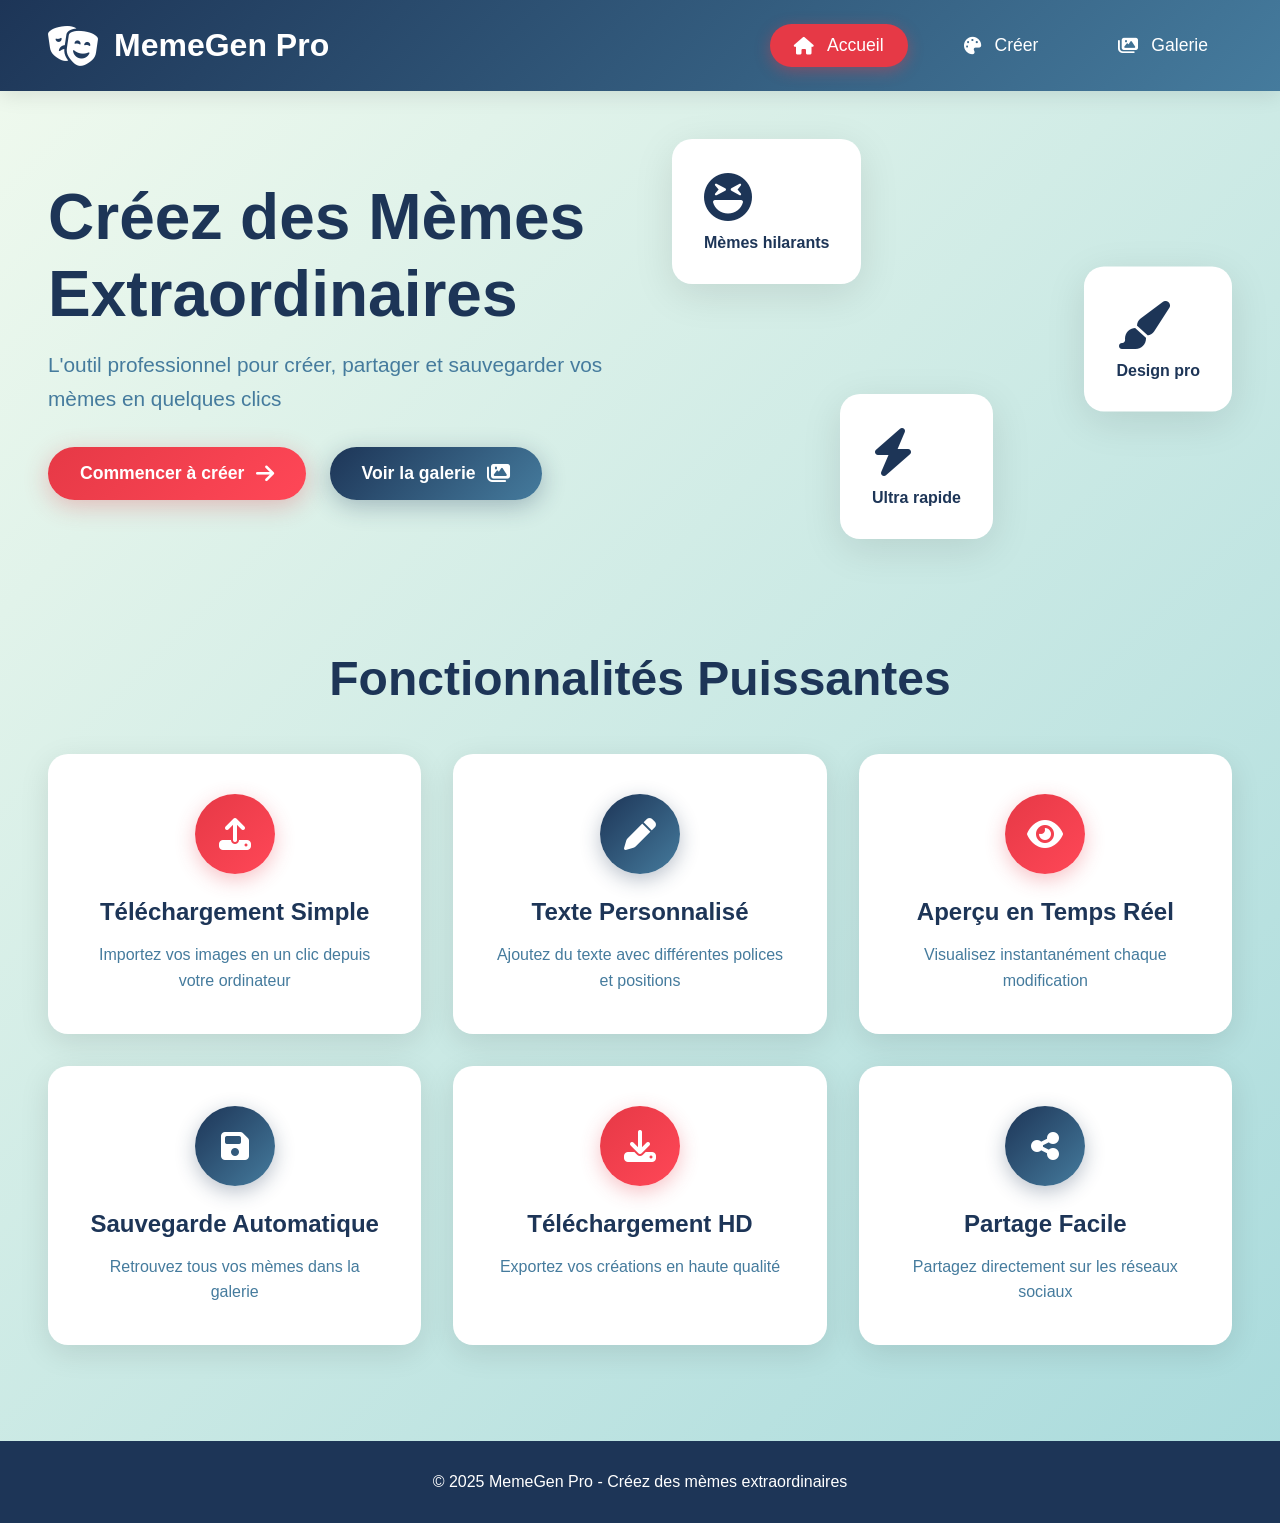
<file: index.html>
<!DOCTYPE html>
<html lang="fr">
<head>
    <meta charset="UTF-8">
    <meta name="viewport" content="width=device-width, initial-scale=1.0">
    <title>Générateur de Mèmes Pro</title>
    <link rel="stylesheet" href="https://cdnjs.cloudflare.com/ajax/libs/font-awesome/6.4.0/css/all.min.css">
    <link rel="stylesheet" href="styles/main.css">
</head>
<body>
    <div class="container">
        <header class="header">
            <div class="logo">
                <i class="fas fa-theater-masks logo-icon"></i>
                <h1>MemeGen Pro</h1>
            </div>
            <nav class="nav">
                <a href="index.html" class="nav-link active">
                    <i class="fas fa-home"></i>
                    <span>Accueil</span>
                </a>
                <a href="creator.html" class="nav-link">
                    <i class="fas fa-palette"></i>
                    <span>Créer</span>
                </a>
                <a href="gallery.html" class="nav-link">
                    <i class="fas fa-images"></i>
                    <span>Galerie</span>
                </a>
            </nav>
        </header>

        <main class="main-content">
            <section class="hero">
                <div class="hero-content">
                    <h2 class="hero-title">Créez des Mèmes<br>Extraordinaires</h2>
                    <p class="hero-subtitle">L'outil professionnel pour créer, partager et sauvegarder vos mèmes en quelques clics</p>
                    <div class="hero-buttons">
                        <a href="creator.html" class="btn btn-primary">
                            <span>Commencer à créer</span>
                            <i class="fas fa-arrow-right btn-icon"></i>
                        </a>
                        <a href="gallery.html" class="btn btn-secondary">
                            <span>Voir la galerie</span>
                            <i class="fas fa-images btn-icon"></i>
                        </a>
                    </div>
                </div>
                <div class="hero-image">
                    <div class="floating-card card-1">
                        <div class="card-emoji"><i class="fas fa-laugh-squint"></i></div>
                        <div class="card-text">Mèmes hilarants</div>
                    </div>
                    <div class="floating-card card-2">
                        <div class="card-emoji"><i class="fas fa-paint-brush"></i></div>
                        <div class="card-text">Design pro</div>
                    </div>
                    <div class="floating-card card-3">
                        <div class="card-emoji"><i class="fas fa-bolt"></i></div>
                        <div class="card-text">Ultra rapide</div>
                    </div>
                </div>
            </section>

            <section class="features">
                <h3 class="section-title">Fonctionnalités Puissantes</h3>
                <div class="features-grid">
                    <div class="feature-card">
                        <div class="feature-icon red"><i class="fas fa-upload"></i></div>
                        <h4>Téléchargement Simple</h4>
                        <p>Importez vos images en un clic depuis votre ordinateur</p>
                    </div>
                    <div class="feature-card">
                        <div class="feature-icon blue"><i class="fas fa-pen"></i></div>
                        <h4>Texte Personnalisé</h4>
                        <p>Ajoutez du texte avec différentes polices et positions</p>
                    </div>
                    <div class="feature-card">
                        <div class="feature-icon red"><i class="fas fa-eye"></i></div>
                        <h4>Aperçu en Temps Réel</h4>
                        <p>Visualisez instantanément chaque modification</p>
                    </div>
                    <div class="feature-card">
                        <div class="feature-icon blue"><i class="fas fa-save"></i></div>
                        <h4>Sauvegarde Automatique</h4>
                        <p>Retrouvez tous vos mèmes dans la galerie</p>
                    </div>
                    <div class="feature-card">
                        <div class="feature-icon red"><i class="fas fa-download"></i></div>
                        <h4>Téléchargement HD</h4>
                        <p>Exportez vos créations en haute qualité</p>
                    </div>
                    <div class="feature-card">
                        <div class="feature-icon blue"><i class="fas fa-share-alt"></i></div>
                        <h4>Partage Facile</h4>
                        <p>Partagez directement sur les réseaux sociaux</p>
                    </div>
                </div>
            </section>
        </main>

        <footer class="footer">
            <p>&copy; 2025 MemeGen Pro - Créez des mèmes extraordinaires</p>
        </footer>
    </div>
</body>
</html>
</file>
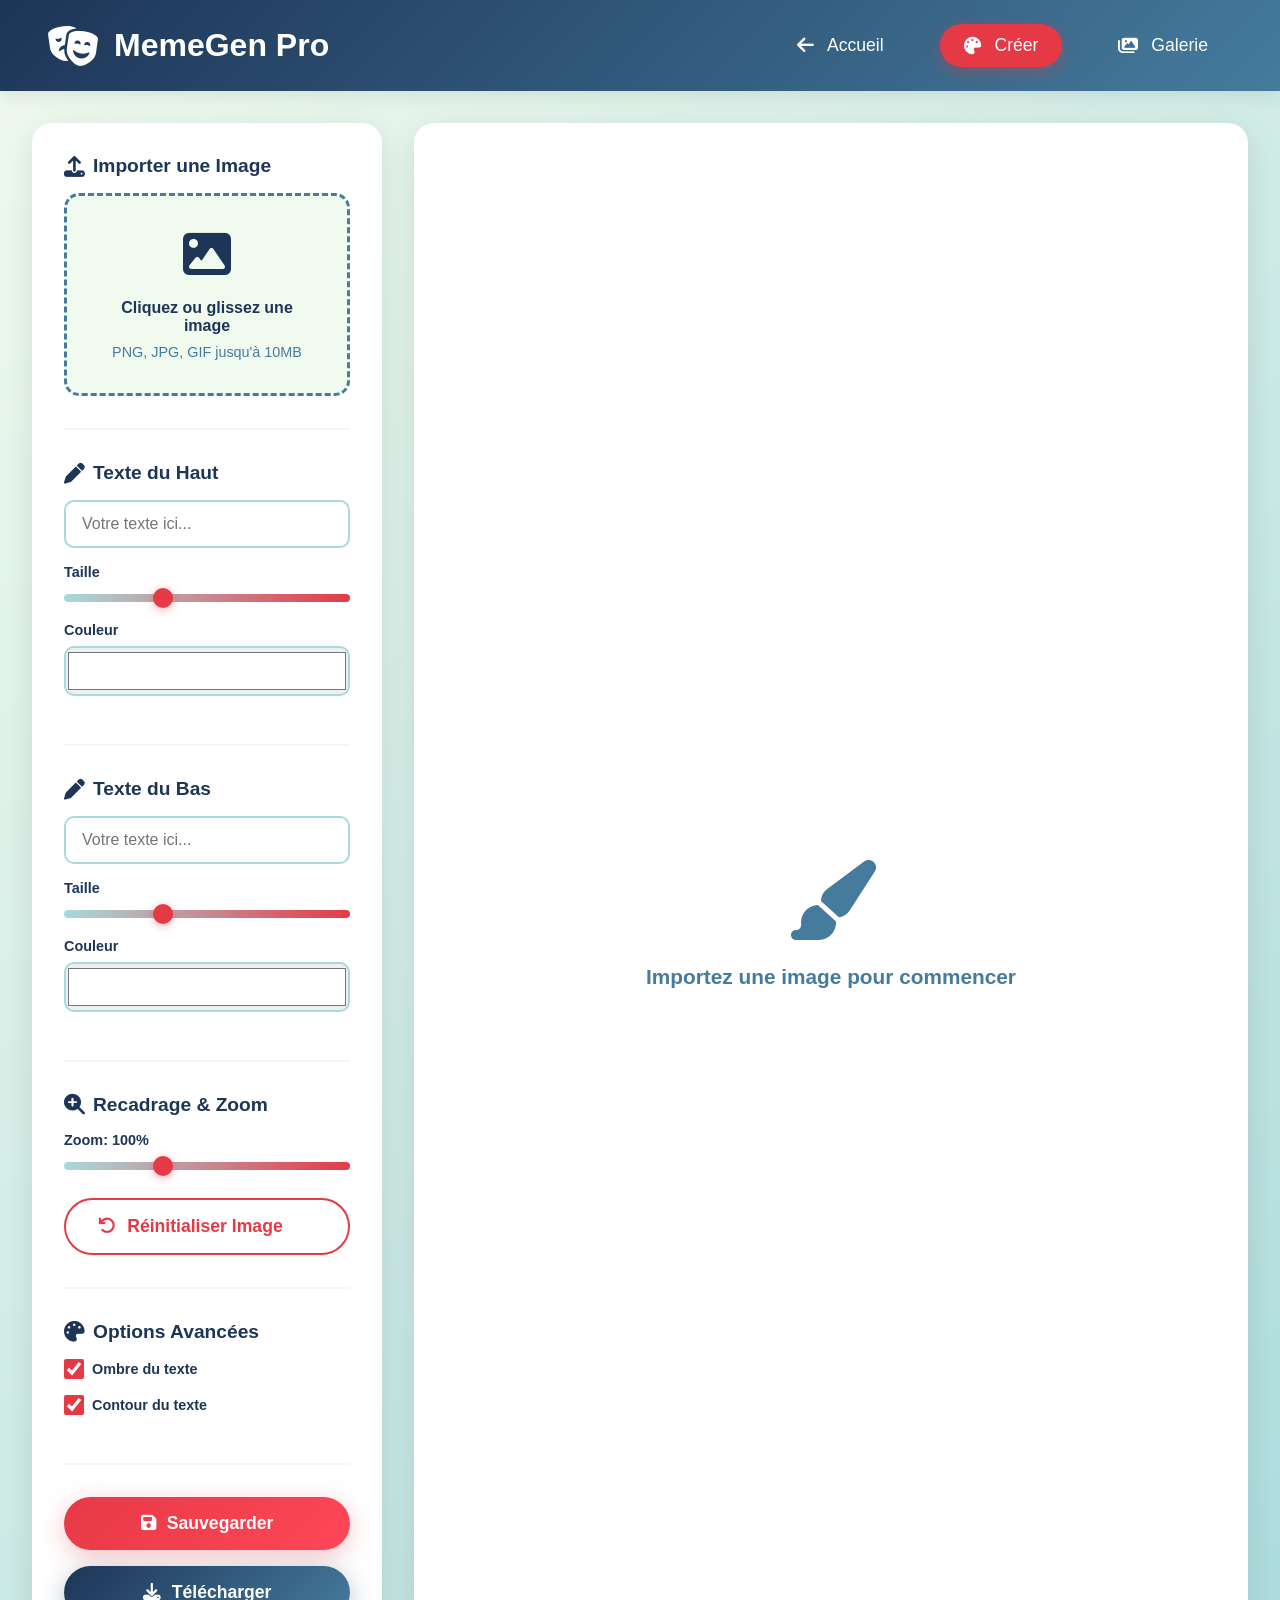
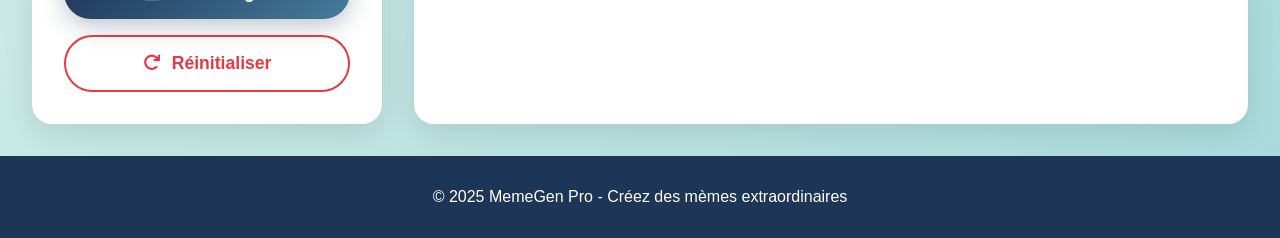
<file: creator.html>
<!DOCTYPE html>
<html lang="fr">
<head>
    <meta charset="UTF-8">
    <meta name="viewport" content="width=device-width, initial-scale=1.0">
    <title>Créer un Mème - MemeGen Pro</title>
    <link rel="stylesheet" href="https://cdnjs.cloudflare.com/ajax/libs/font-awesome/6.4.0/css/all.min.css">
    <link rel="stylesheet" href="styles/main.css">
    <link rel="stylesheet" href="styles/creator.css">
</head>
<body>
    <div class="container">
        <header class="header">
            <div class="logo">
                <i class="fas fa-theater-masks logo-icon"></i>
                <h1>MemeGen Pro</h1>
            </div>
            <nav class="nav">
                <a href="index.html" class="nav-link">
                    <i class="fas fa-arrow-left back-arrow"></i>
                    <span>Accueil</span>
                </a>
                <a href="creator.html" class="nav-link active">
                    <i class="fas fa-palette"></i>
                    <span>Créer</span>
                </a>
                <a href="gallery.html" class="nav-link">
                    <i class="fas fa-images"></i>
                    <span>Galerie</span>
                </a>
            </nav>
        </header>

        <main class="creator-main">
            <div class="creator-container">
                <aside class="creator-sidebar">
                    <div class="sidebar-section">
                        <h3 class="sidebar-title">
                            <i class="fas fa-upload"></i> Importer une Image
                        </h3>
                        <div class="upload-area" id="uploadArea">
                            <input type="file" id="imageInput" accept="image/*" hidden>
                            <div class="upload-content">
                                <div class="upload-icon"><i class="fas fa-image"></i></div>
                                <p>Cliquez ou glissez une image</p>
                                <span class="upload-hint">PNG, JPG, GIF jusqu'à 10MB</span>
                            </div>
                        </div>
                    </div>

                    <div class="sidebar-section">
                        <h3 class="sidebar-title">
                            <i class="fas fa-pen"></i> Texte du Haut
                        </h3>
                        <input type="text" id="topText" class="text-input" placeholder="Votre texte ici...">
                        <div class="control-group">
                            <label>Taille</label>
                            <input type="range" id="topTextSize" min="20" max="80" value="40" class="slider">
                        </div>
                        <div class="control-group">
                            <label>Couleur</label>
                            <input type="color" id="topTextColor" value="#ffffff" class="color-picker">
                        </div>
                    </div>

                    <div class="sidebar-section">
                        <h3 class="sidebar-title">
                            <i class="fas fa-pen"></i> Texte du Bas
                        </h3>
                        <input type="text" id="bottomText" class="text-input" placeholder="Votre texte ici...">
                        <div class="control-group">
                            <label>Taille</label>
                            <input type="range" id="bottomTextSize" min="20" max="80" value="40" class="slider">
                        </div>
                        <div class="control-group">
                            <label>Couleur</label>
                            <input type="color" id="bottomTextColor" value="#ffffff" class="color-picker">
                        </div>
                    </div>

                    <div class="sidebar-section">
                        <h3 class="sidebar-title">
                            <i class="fas fa-search-plus"></i> Recadrage & Zoom
                        </h3>
                        <div class="control-group">
                            <label>Zoom: <span id="zoomValue">100</span>%</label>
                            <input type="range" id="imageZoom" min="50" max="200" value="100" class="slider">
                        </div>
                        <button class="btn btn-outline" id="resetImageBtn" style="width: 100%; margin-top: 0.5rem;">
                            <i class="fas fa-undo"></i>
                            <span>Réinitialiser Image</span>
                        </button>
                    </div>

                    <div class="sidebar-section">
                        <h3 class="sidebar-title">
                            <i class="fas fa-palette"></i> Options Avancées
                        </h3>
                        <div class="control-group">
                            <label>
                                <input type="checkbox" id="textShadow" checked>
                                Ombre du texte
                            </label>
                        </div>
                        <div class="control-group">
                            <label>
                                <input type="checkbox" id="textOutline" checked>
                                Contour du texte
                            </label>
                        </div>
                    </div>

                    <div class="action-buttons">
                        <button class="btn btn-primary" id="saveBtn">
                            <i class="fas fa-save"></i>
                            <span>Sauvegarder</span>
                        </button>
                        <button class="btn btn-secondary" id="downloadBtn">
                            <i class="fas fa-download"></i>
                            <span>Télécharger</span>
                        </button>
                        <button class="btn btn-outline" id="resetBtn">
                            <i class="fas fa-redo"></i>
                            <span>Réinitialiser</span>
                        </button>
                    </div>
                </aside>

                <div class="canvas-container">
                    <div class="canvas-wrapper">
                        <canvas id="memeCanvas"></canvas>
                        <div class="canvas-placeholder" id="canvasPlaceholder">
                            <div class="placeholder-icon"><i class="fas fa-paint-brush"></i></div>
                            <p>Importez une image pour commencer</p>
                        </div>
                    </div>
                </div>
            </div>
        </main>

        <footer class="footer">
            <p>&copy; 2025 MemeGen Pro - Créez des mèmes extraordinaires</p>
        </footer>
    </div>

    <script src="scripts/database.js"></script>
    <script src="scripts/creator.js"></script>
</body>
</html>
</file>
<file: styles/main.css>
/* Variables CSS */
:root {
    --primary-red: #e63946;
    --primary-blue: #1d3557;
    --secondary-blue: #457b9d;
    --light-blue: #a8dadc;
    --light-gray: #f1faee;
    --dark-gray: #2b2d42;
    --white: #ffffff;
    --shadow: rgba(0, 0, 0, 0.1);
    --shadow-hover: rgba(0, 0, 0, 0.2);
}

/* Reset et base */
* {
    margin: 0;
    padding: 0;
    box-sizing: border-box;
}

body {
    font-family: 'Segoe UI', Tahoma, Geneva, Verdana, sans-serif;
    background: linear-gradient(135deg, #f1faee 0%, #a8dadc 100%);
    color: var(--dark-gray);
    min-height: 100vh;
}

.container {
    min-height: 100vh;
    display: flex;
    flex-direction: column;
}

/* Header */
.header {
    background: linear-gradient(135deg, var(--primary-blue) 0%, var(--secondary-blue) 100%);
    padding: 1.5rem 3rem;
    display: flex;
    justify-content: space-between;
    align-items: center;
    box-shadow: 0 4px 20px var(--shadow);
}

.logo {
    display: flex;
    align-items: center;
    gap: 1rem;
}

.logo-icon {
    font-size: 2.5rem;
    animation: bounce 2s infinite;
    color: var(--white);
}

@keyframes bounce {
    0%, 100% { transform: translateY(0); }
    50% { transform: translateY(-10px); }
}

.logo h1 {
    color: var(--white);
    font-size: 2rem;
    font-weight: 700;
}

.nav {
    display: flex;
    gap: 2rem;
}

.nav-link {
    color: var(--white);
    text-decoration: none;
    font-size: 1.1rem;
    padding: 0.7rem 1.5rem;
    border-radius: 50px;
    transition: all 0.3s ease;
    display: flex;
    align-items: center;
    gap: 0.5rem;
    position: relative;
    overflow: hidden;
}

.nav-link::before {
    content: '';
    position: absolute;
    top: 0;
    left: -100%;
    width: 100%;
    height: 100%;
    background: rgba(255, 255, 255, 0.2);
    transition: left 0.3s ease;
}

.nav-link:hover::before {
    left: 0;
}

.nav-link:hover {
    background: rgba(255, 255, 255, 0.15);
    transform: translateY(-2px);
}

.nav-link.active {
    background: var(--primary-red);
    box-shadow: 0 4px 15px rgba(230, 57, 70, 0.4);
}

.back-arrow {
    font-size: 1.2rem;
    transition: transform 0.3s ease;
    margin-right: 0.3rem;
}

.nav-link:hover .back-arrow {
    transform: translateX(-5px);
}

.nav-link i {
    margin-right: 0.3rem;
}

/* Main Content */
.main-content {
    flex: 1;
    padding: 3rem;
}

/* Hero Section */
.hero {
    display: grid;
    grid-template-columns: 1fr 1fr;
    gap: 4rem;
    margin-bottom: 4rem;
    align-items: center;
}

.hero-content {
    animation: slideInLeft 0.8s ease;
}

@keyframes slideInLeft {
    from {
        opacity: 0;
        transform: translateX(-50px);
    }
    to {
        opacity: 1;
        transform: translateX(0);
    }
}

.hero-title {
    font-size: 4rem;
    font-weight: 800;
    color: var(--primary-blue);
    margin-bottom: 1rem;
    line-height: 1.2;
}

.hero-subtitle {
    font-size: 1.3rem;
    color: var(--secondary-blue);
    margin-bottom: 2rem;
    line-height: 1.6;
}

.hero-buttons {
    display: flex;
    gap: 1.5rem;
}

/* Buttons */
.btn {
    display: inline-flex;
    align-items: center;
    gap: 0.7rem;
    padding: 1rem 2rem;
    border-radius: 50px;
    font-size: 1.1rem;
    font-weight: 600;
    text-decoration: none;
    border: none;
    cursor: pointer;
    transition: all 0.3s ease;
    position: relative;
    overflow: hidden;
}

.btn::before {
    content: '';
    position: absolute;
    top: 50%;
    left: 50%;
    width: 0;
    height: 0;
    border-radius: 50%;
    background: rgba(255, 255, 255, 0.3);
    transform: translate(-50%, -50%);
    transition: width 0.5s, height 0.5s;
}

.btn:hover::before {
    width: 300px;
    height: 300px;
}

.btn-primary {
    background: linear-gradient(135deg, var(--primary-red) 0%, #ff4757 100%);
    color: var(--white);
    box-shadow: 0 6px 25px rgba(230, 57, 70, 0.3);
}

.btn-primary:hover {
    transform: translateY(-3px);
    box-shadow: 0 8px 30px rgba(230, 57, 70, 0.5);
}

.btn-secondary {
    background: linear-gradient(135deg, var(--primary-blue) 0%, var(--secondary-blue) 100%);
    color: var(--white);
    box-shadow: 0 6px 25px rgba(29, 53, 87, 0.3);
}

.btn-secondary:hover {
    transform: translateY(-3px);
    box-shadow: 0 8px 30px rgba(29, 53, 87, 0.5);
}

.btn-outline {
    background: transparent;
    color: var(--primary-red);
    border: 2px solid var(--primary-red);
}

.btn-outline:hover {
    background: var(--primary-red);
    color: var(--white);
    transform: translateY(-3px);
}

.btn-icon {
    font-size: 1.3rem;
    transition: transform 0.3s ease;
}

.btn:hover .btn-icon {
    transform: translateX(5px);
}

/* Floating Cards */
.hero-image {
    position: relative;
    height: 400px;
    animation: slideInRight 0.8s ease;
}

@keyframes slideInRight {
    from {
        opacity: 0;
        transform: translateX(50px);
    }
    to {
        opacity: 1;
        transform: translateX(0);
    }
}

.floating-card {
    position: absolute;
    background: var(--white);
    padding: 2rem;
    border-radius: 20px;
    box-shadow: 0 10px 40px var(--shadow);
    transition: all 0.3s ease;
    cursor: pointer;
}

.floating-card:hover {
    transform: translateY(-10px) scale(1.05);
    box-shadow: 0 15px 50px var(--shadow-hover);
}

.card-1 {
    top: 0;
    left: 0;
    animation: float 3s ease-in-out infinite;
}

.card-2 {
    top: 50%;
    right: 0;
    transform: translateY(-50%);
    animation: float 3s ease-in-out infinite 1s;
}

.card-3 {
    bottom: 0;
    left: 30%;
    animation: float 3s ease-in-out infinite 2s;
}

@keyframes float {
    0%, 100% { transform: translateY(0); }
    50% { transform: translateY(-20px); }
}

.card-emoji {
    font-size: 3rem;
    margin-bottom: 0.5rem;
    color: var(--primary-blue);
}

.card-text {
    font-weight: 600;
    color: var(--primary-blue);
}

/* Features Section */
.features {
    padding: 3rem 0;
}

.section-title {
    text-align: center;
    font-size: 3rem;
    color: var(--primary-blue);
    margin-bottom: 3rem;
    font-weight: 700;
}

.features-grid {
    display: grid;
    grid-template-columns: repeat(auto-fit, minmax(300px, 1fr));
    gap: 2rem;
}

.feature-card {
    background: var(--white);
    padding: 2.5rem;
    border-radius: 20px;
    text-align: center;
    box-shadow: 0 8px 30px var(--shadow);
    transition: all 0.3s ease;
    cursor: pointer;
}

.feature-card:hover {
    transform: translateY(-10px);
    box-shadow: 0 12px 40px var(--shadow-hover);
}

.feature-icon {
    width: 80px;
    height: 80px;
    border-radius: 50%;
    display: flex;
    align-items: center;
    justify-content: center;
    font-size: 2rem;
    margin: 0 auto 1.5rem;
    transition: transform 0.3s ease;
    color: var(--white);
}

.feature-card:hover .feature-icon {
    transform: rotate(360deg);
}

.feature-icon.red {
    background: linear-gradient(135deg, var(--primary-red) 0%, #ff4757 100%);
    box-shadow: 0 6px 20px rgba(230, 57, 70, 0.3);
}

.feature-icon.blue {
    background: linear-gradient(135deg, var(--primary-blue) 0%, var(--secondary-blue) 100%);
    box-shadow: 0 6px 20px rgba(29, 53, 87, 0.3);
}

.feature-card h4 {
    font-size: 1.5rem;
    color: var(--primary-blue);
    margin-bottom: 1rem;
}

.feature-card p {
    color: var(--secondary-blue);
    line-height: 1.6;
}

/* Footer */
.footer {
    background: var(--primary-blue);
    color: var(--white);
    text-align: center;
    padding: 2rem;
    margin-top: auto;
}

/* Responsive */
@media (max-width: 968px) {
    .hero {
        grid-template-columns: 1fr;
    }
    
    .hero-title {
        font-size: 3rem;
    }
    
    .header {
        padding: 1rem 1.5rem;
    }
    
    .nav {
        gap: 1rem;
    }
    
    .nav-link {
        padding: 0.5rem 1rem;
        font-size: 1rem;
    }
}
</file>
<file: styles/creator.css>
/* Page de création */
.creator-main {
    flex: 1;
    padding: 2rem;
}

.creator-container {
    display: grid;
    grid-template-columns: 350px 1fr;
    gap: 2rem;
    max-width: 1600px;
    margin: 0 auto;
}

/* Sidebar */
.creator-sidebar {
    background: var(--white);
    border-radius: 20px;
    padding: 2rem;
    box-shadow: 0 8px 30px var(--shadow);
    height: fit-content;
    position: sticky;
    top: 2rem;
}

.sidebar-section {
    margin-bottom: 2rem;
    padding-bottom: 2rem;
    border-bottom: 2px solid var(--light-gray);
}

.sidebar-section:last-of-type {
    border-bottom: none;
}

.sidebar-title {
    color: var(--primary-blue);
    font-size: 1.2rem;
    margin-bottom: 1rem;
    font-weight: 600;
    display: flex;
    align-items: center;
    gap: 0.5rem;
}

.sidebar-title i {
    font-size: 1.3rem;
}

/* Upload Area */
.upload-area {
    border: 3px dashed var(--secondary-blue);
    border-radius: 15px;
    padding: 2rem;
    text-align: center;
    cursor: pointer;
    transition: all 0.3s ease;
    background: var(--light-gray);
}

.upload-area:hover {
    border-color: var(--primary-red);
    background: rgba(230, 57, 70, 0.05);
    transform: scale(1.02);
}

.upload-content {
    pointer-events: none;
}

.upload-icon {
    font-size: 3rem;
    margin-bottom: 1rem;
    animation: pulse 2s infinite;
    color: var(--primary-blue);
}

@keyframes pulse {
    0%, 100% { transform: scale(1); }
    50% { transform: scale(1.1); }
}

.upload-area p {
    color: var(--primary-blue);
    font-weight: 600;
    margin-bottom: 0.5rem;
}

.upload-hint {
    color: var(--secondary-blue);
    font-size: 0.9rem;
}

/* Text Inputs */
.text-input {
    width: 100%;
    padding: 0.8rem 1rem;
    border: 2px solid var(--light-blue);
    border-radius: 10px;
    font-size: 1rem;
    transition: all 0.3s ease;
    margin-bottom: 1rem;
}

.text-input:focus {
    outline: none;
    border-color: var(--primary-red);
    box-shadow: 0 0 0 4px rgba(230, 57, 70, 0.1);
}

/* Control Group */
.control-group {
    margin-bottom: 1rem;
}

.control-group label {
    display: block;
    color: var(--primary-blue);
    font-weight: 600;
    margin-bottom: 0.5rem;
    font-size: 0.9rem;
}

/* Slider */
.slider {
    width: 100%;
    height: 8px;
    border-radius: 10px;
    background: linear-gradient(to right, var(--light-blue), var(--primary-red));
    outline: none;
    cursor: pointer;
    -webkit-appearance: none;
}

.slider::-webkit-slider-thumb {
    -webkit-appearance: none;
    appearance: none;
    width: 20px;
    height: 20px;
    border-radius: 50%;
    background: var(--primary-red);
    cursor: pointer;
    box-shadow: 0 2px 10px rgba(230, 57, 70, 0.4);
    transition: all 0.3s ease;
}

.slider::-webkit-slider-thumb:hover {
    transform: scale(1.2);
    box-shadow: 0 4px 15px rgba(230, 57, 70, 0.6);
}

.slider::-moz-range-thumb {
    width: 20px;
    height: 20px;
    border-radius: 50%;
    background: var(--primary-red);
    cursor: pointer;
    box-shadow: 0 2px 10px rgba(230, 57, 70, 0.4);
    border: none;
    transition: all 0.3s ease;
}

.slider::-moz-range-thumb:hover {
    transform: scale(1.2);
    box-shadow: 0 4px 15px rgba(230, 57, 70, 0.6);
}

/* Color Picker */
.color-picker {
    width: 100%;
    height: 50px;
    border: 2px solid var(--light-blue);
    border-radius: 10px;
    cursor: pointer;
    transition: all 0.3s ease;
}

.color-picker:hover {
    border-color: var(--primary-red);
    transform: scale(1.02);
}

/* Checkboxes */
.control-group input[type="checkbox"] {
    width: 20px;
    height: 20px;
    margin-right: 0.5rem;
    cursor: pointer;
    accent-color: var(--primary-red);
}

.control-group label:has(input[type="checkbox"]) {
    display: flex;
    align-items: center;
    cursor: pointer;
    transition: color 0.3s ease;
}

.control-group label:has(input[type="checkbox"]):hover {
    color: var(--primary-red);
}

/* Action Buttons */
.action-buttons {
    display: flex;
    flex-direction: column;
    gap: 1rem;
}

.action-buttons .btn {
    width: 100%;
    justify-content: center;
    padding: 1rem;
}

/* Canvas Container */
.canvas-container {
    background: var(--white);
    border-radius: 20px;
    padding: 2rem;
    box-shadow: 0 8px 30px var(--shadow);
    display: flex;
    align-items: center;
    justify-content: center;
    min-height: 600px;
}

.canvas-wrapper {
    position: relative;
    max-width: 100%;
    max-height: 700px;
}

#memeCanvas {
    max-width: 100%;
    max-height: 700px;
    border-radius: 15px;
    box-shadow: 0 10px 40px var(--shadow);
    display: none;
}

#memeCanvas.active {
    display: block;
}

/* Canvas Placeholder */
.canvas-placeholder {
    text-align: center;
    padding: 4rem;
    color: var(--secondary-blue);
}

.canvas-placeholder.hidden {
    display: none;
}

.placeholder-icon {
    font-size: 5rem;
    margin-bottom: 1rem;
    animation: float 3s ease-in-out infinite;
    color: var(--secondary-blue);
}

.canvas-placeholder p {
    font-size: 1.3rem;
    font-weight: 600;
}

/* Responsive */
@media (max-width: 1200px) {
    .creator-container {
        grid-template-columns: 1fr;
    }
    
    .creator-sidebar {
        position: static;
    }
}

@media (max-width: 768px) {
    .creator-main {
        padding: 1rem;
    }
    
    .creator-sidebar {
        padding: 1.5rem;
    }
    
    .canvas-container {
        padding: 1rem;
        min-height: 400px;
    }
}
</file>
